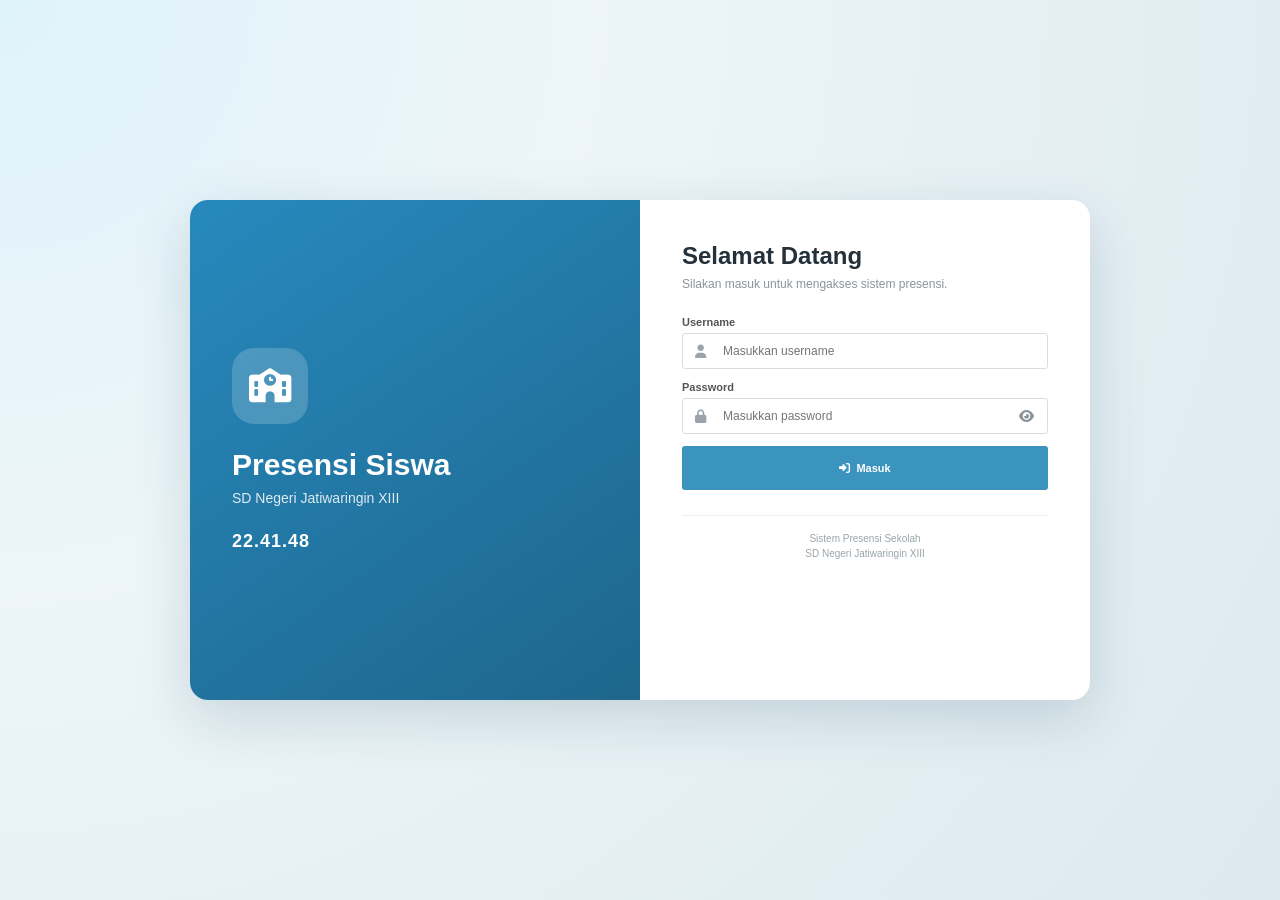
<file: index.html>
<!DOCTYPE html><html lang="id"><head><meta charset="UTF-8"><meta name="viewport" content="width=device-width,initial-scale=1.0"><meta name="theme-color" content="#2789bd"><title>Login - Presensi SDN Jatiwaringin XIII</title><link rel="manifest" href="manifest.json"><link rel="stylesheet" href="https://cdnjs.cloudflare.com/ajax/libs/font-awesome/6.5.2/css/all.min.css"><link rel="stylesheet" href="style.css"></head><body class="login-page"><div class="login-shell"><div class="login-hero"><div class="login-logo"><i class="fa-solid fa-school"></i></div><h1>Presensi Siswa</h1><p>SD Negeri Jatiwaringin XIII</p><div class="login-clock" id="loginClock">--:--:--</div></div><div class="login-body"><div class="login-welcome"><h2>Selamat Datang</h2><p>Silakan masuk untuk mengakses sistem presensi.</p></div><form id="loginForm"><div class="form-group"><label for="username">Username</label><div class="input-icon"><i class="fa-solid fa-user"></i><input id="username" name="username" autocomplete="username" placeholder="Masukkan username" required></div></div><div class="form-group"><label for="password">Password</label><div class="input-icon"><i class="fa-solid fa-lock"></i><input id="password" name="password" type="password" autocomplete="current-password" placeholder="Masukkan password" required><button type="button" id="togglePassword" class="password-toggle"><i class="fa-solid fa-eye"></i></button></div></div><button id="btnLogin" type="submit" class="btn btn-primary btn-full"><i class="fa-solid fa-right-to-bracket"></i> Masuk</button></form><div id="loginMessage" class="message" style="display:none"></div><div class="login-footer">Sistem Presensi Sekolah<br>SD Negeri Jatiwaringin XIII</div></div></div><script src="api.js"></script><script src="auth.js"></script><script src="script.js"></script><script src="pwa.js"></script></body></html>
</file>
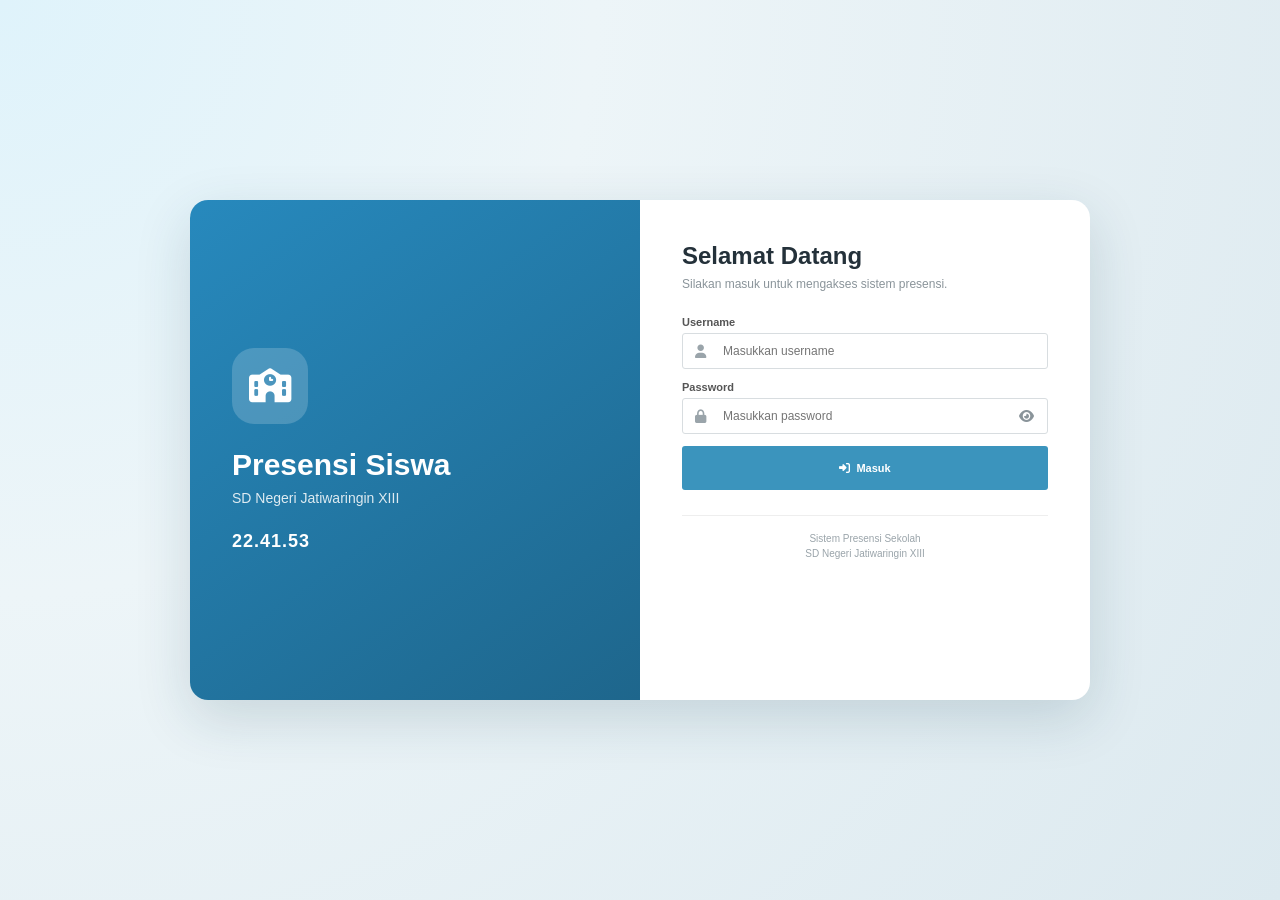
<file: admin.html>
<!DOCTYPE html><html lang="id"><head><meta charset="UTF-8"><meta name="viewport" content="width=device-width,initial-scale=1.0"><title>Administrasi</title><link rel="stylesheet" href="https://cdnjs.cloudflare.com/ajax/libs/font-awesome/6.5.2/css/all.min.css"><link rel="stylesheet" href="style.css"></head><body><div class="admin-page"><div class="page-breadcrumb"><i class="fa-solid fa-house"></i><span>Administrasi</span></div><div class="page-header"><h1>Administrasi Sistem</h1><p>Kelola data utama sistem presensi sekolah.</p></div><div class="menu-grid"><a class="menu-card" href="siswa.html"><i class="fa-solid fa-user-graduate"></i><div><h3>Data Siswa</h3><p>Tambah, edit dan hapus data siswa.</p></div></a><a class="menu-card" href="guru.html"><i class="fa-solid fa-chalkboard-user"></i><div><h3>Data Guru</h3><p>Kelola data guru dan wali kelas.</p></div></a><a class="menu-card" href="kelas.html"><i class="fa-solid fa-school"></i><div><h3>Data Kelas</h3><p>Kelola kelas dan wali kelas.</p></div></a><a class="menu-card" href="presensi.html"><i class="fa-solid fa-calendar-check"></i><div><h3>Presensi Manual</h3><p>Catat kehadiran siswa secara manual.</p></div></a><a class="menu-card" href="kartu.html"><i class="fa-solid fa-id-card"></i><div><h3>Kartu Siswa</h3><p>Buat dan cetak QR siswa.</p></div></a><a class="menu-card" href="scan.html"><i class="fa-solid fa-qrcode"></i><div><h3>Scan Presensi</h3><p>Presensi menggunakan QR.</p></div></a><a class="menu-card" href="absen-bulanan.html"><i class="fa-solid fa-chart-column"></i><div><h3>Laporan Bulanan</h3><p>Lihat rekap absensi bulanan.</p></div></a><a class="menu-card" href="pengaturan.html"><i class="fa-solid fa-gear"></i><div><h3>Pengaturan</h3><p>Atur identitas sekolah.</p></div></a></div></div><script src="api.js"></script><script src="auth.js"></script><script src="layout.js"></script><script src="admin.js"></script><script src="pwa.js"></script></body></html>
</file>
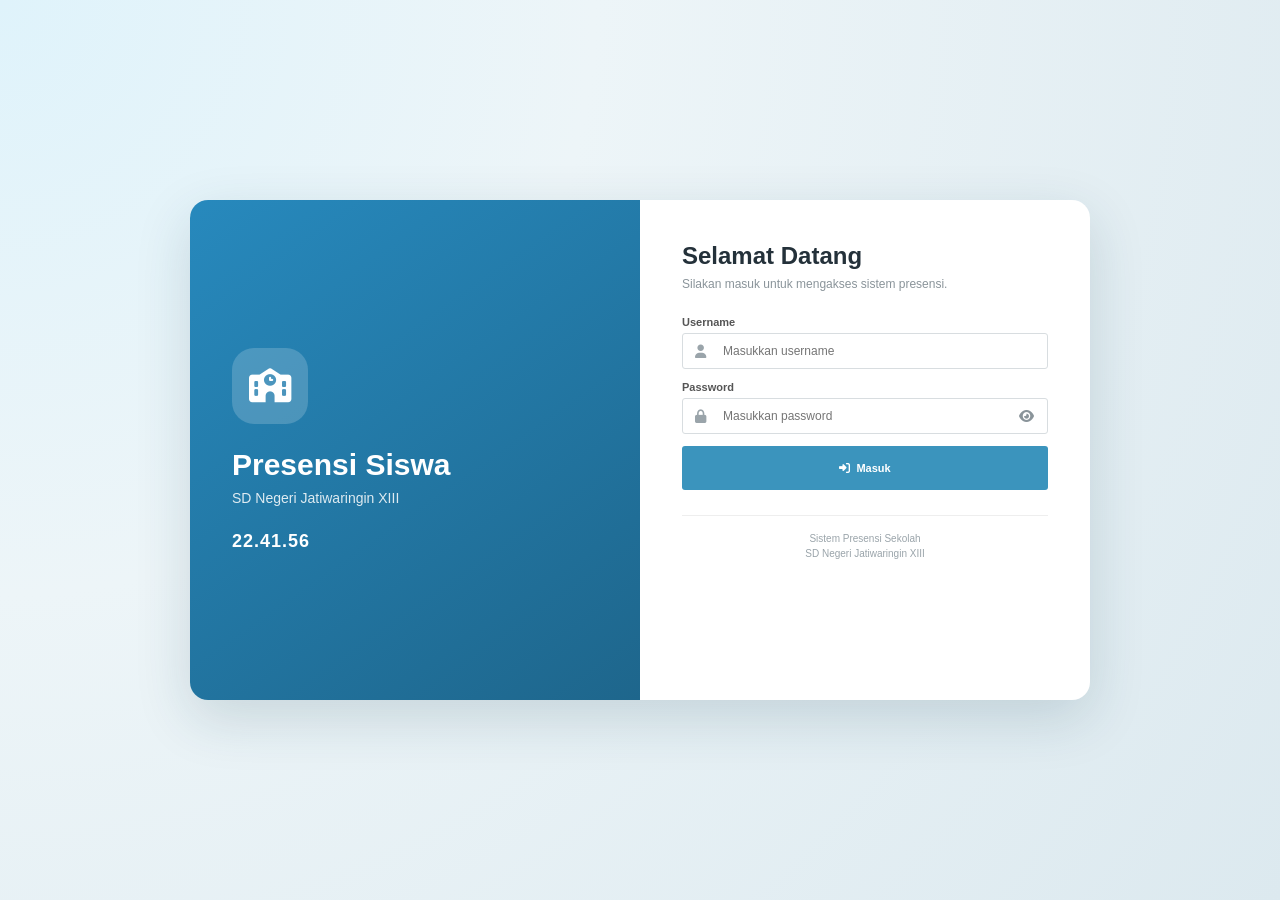
<file: dashboard.html>
<!DOCTYPE html>
<html lang="id">
<head>
  <meta charset="UTF-8">
  <meta name="viewport" content="width=device-width, initial-scale=1.0">
  <meta name="theme-color" content="#2789bd">
  <title>Dashboard - Presensi SD Negeri Jatiwaringin XIII</title>
  <link rel="manifest" href="manifest.json">
  <link rel="stylesheet" href="https://cdnjs.cloudflare.com/ajax/libs/font-awesome/6.5.2/css/all.min.css">
  <link rel="stylesheet" href="style.css">
</head>
<body>
  <div class="dashboard-page">
    <div class="page-breadcrumb"><i class="fa-solid fa-house"></i><span>Dashboard</span></div>

    <div class="welcome-card">
      <div><div class="welcome-title">Selamat datang, <span id="dashboardUserName">Pengguna</span> 👋</div><div class="welcome-subtitle">Panel monitoring Presensi SD Negeri Jatiwaringin XIII</div></div>
      <div class="dashboard-date" id="dashboardDate">-</div>
    </div>

    <div class="stats stat-grid">
      <div class="stat-card blue"><div class="stat-number" id="totalSiswa">0</div><div class="stat-title" id="labelTotalSiswa">Total Siswa</div><i class="fa-solid fa-user-graduate stat-icon"></i></div>
      <div class="stat-card purple"><div class="stat-number" id="totalGuru">0</div><div class="stat-title" id="labelTotalGuru">Total Guru</div><i class="fa-solid fa-chalkboard-user stat-icon"></i></div>
      <div class="stat-card cyan"><div class="stat-number" id="totalKelas">0</div><div class="stat-title" id="labelTotalKelas">Total Kelas</div><i class="fa-solid fa-school stat-icon"></i></div>
      <div class="stat-card green"><div class="stat-number" id="totalHadir">0</div><div class="stat-title">Hadir Hari Ini</div><i class="fa-solid fa-circle-check stat-icon"></i></div>
      <div class="stat-card orange"><div class="stat-number" id="totalIzin">0</div><div class="stat-title">Izin Hari Ini</div><i class="fa-solid fa-envelope stat-icon"></i></div>
      <div class="stat-card red"><div class="stat-number" id="totalSakit">0</div><div class="stat-title">Sakit Hari Ini</div><i class="fa-solid fa-bed stat-icon"></i></div>
      <div class="stat-card dark"><div class="stat-number" id="totalAlpa">0</div><div class="stat-title">Alpa Hari Ini</div><i class="fa-solid fa-circle-xmark stat-icon"></i></div>
      <div class="stat-card blue"><div class="stat-number" id="totalBelumAbsen">0</div><div class="stat-title">Belum Absen</div><i class="fa-solid fa-user-clock stat-icon"></i></div>
    </div>

    <div class="panel-grid dashboard-panels">
      <section class="panel">
        <div class="panel-header"><div class="panel-title"><i class="fa-solid fa-user-check"></i>Sudah Presensi</div><input id="searchSudah" class="search-box" placeholder="Cari..."></div>
        <div class="panel-body table-wrapper"><table id="tableSudah"><thead><tr><th>No</th><th>NISN</th><th>Nama</th><th>Status</th><th>Jam</th></tr></thead><tbody id="tableSudahBody"><tr><td colspan="5" class="loading">Memuat...</td></tr></tbody></table></div>
      </section>
      <section class="panel">
        <div class="panel-header"><div class="panel-title"><i class="fa-solid fa-user-clock"></i>Belum Presensi</div><input id="searchBelum" class="search-box" placeholder="Cari..."></div>
        <div class="panel-body table-wrapper"><table id="tableBelum"><thead><tr><th>No</th><th>NISN</th><th>Nama</th><th>Kelas</th></tr></thead><tbody id="tableBelumBody"><tr><td colspan="4" class="loading">Memuat...</td></tr></tbody></table></div>
      </section>
      <section class="panel">
        <div class="panel-header"><div class="panel-title"><i class="fa-solid fa-chart-pie"></i>Ringkasan</div></div>
        <div class="panel-body summary-box">
          <div class="summary-row"><span>Hadir</span><strong id="rekapHadir">0</strong><em id="persenHadir">0%</em></div>
          <div class="summary-row"><span>Izin</span><strong id="rekapIzin">0</strong><em id="persenIzin">0%</em></div>
          <div class="summary-row"><span>Sakit</span><strong id="rekapSakit">0</strong><em id="persenSakit">0%</em></div>
          <div class="summary-row"><span>Alpa</span><strong id="rekapAlpa">0</strong><em id="persenAlpa">0%</em></div>
        </div>
      </section>
    </div>
  </div>

  <script src="api.js"></script>
  <script src="auth.js"></script>
  <script src="layout.js"></script>
  <script src="dashboard.js"></script>
  <script src="pwa.js"></script>
</body>
</html>
</file>
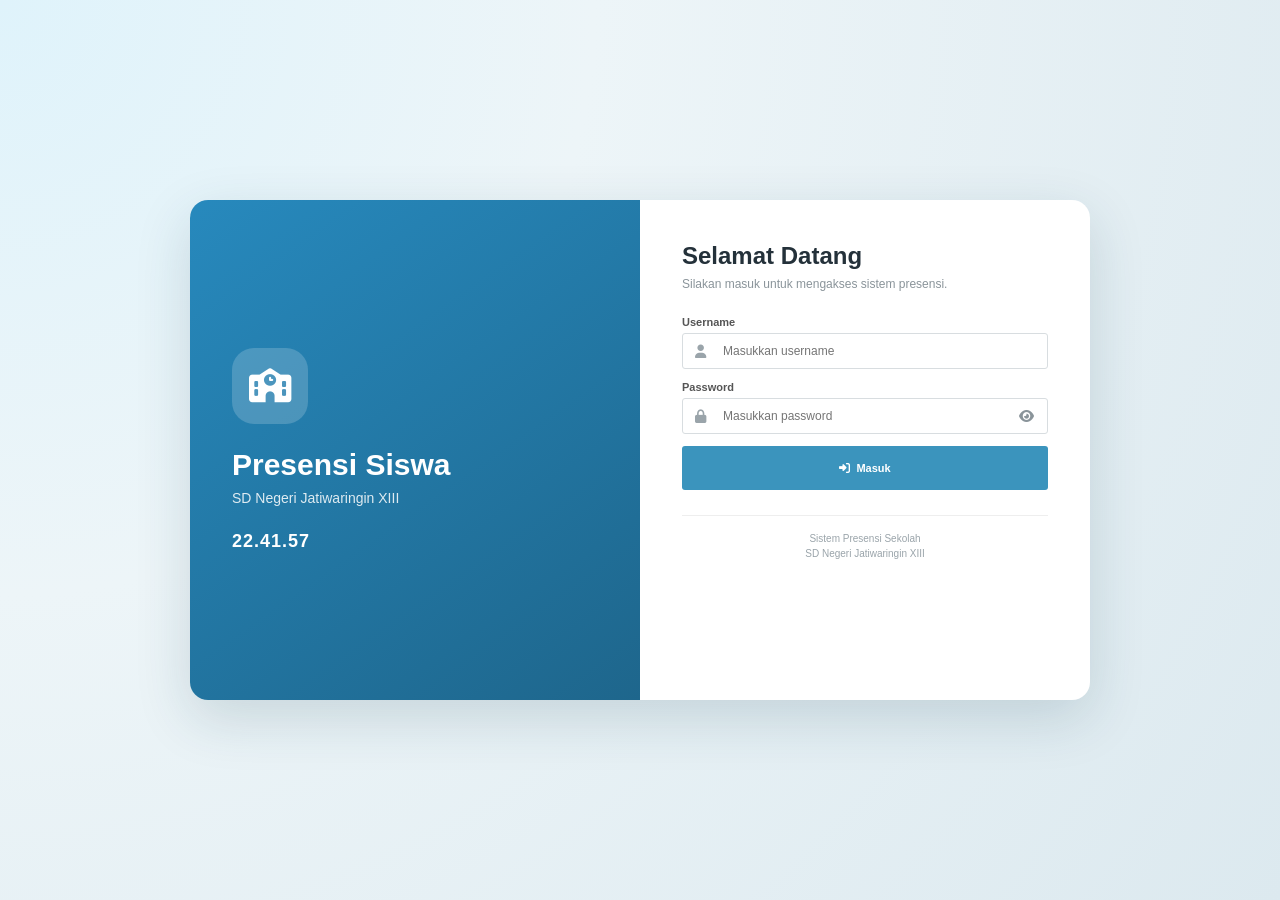
<file: guru.html>
<!DOCTYPE html><html lang="id"><head><meta charset="UTF-8"><meta name="viewport" content="width=device-width,initial-scale=1.0"><title>Data Guru</title><link rel="stylesheet" href="https://cdnjs.cloudflare.com/ajax/libs/font-awesome/6.5.2/css/all.min.css"><link rel="stylesheet" href="style.css"></head><body><div class="card"><div class="card-header"><div class="card-title"><i class="fa-solid fa-chalkboard-user"></i> Data Guru</div><button id="tambahButton" class="btn btn-primary" type="button">Tambah Guru</button></div><div class="card-body"><div class="toolbar"><input id="searchInput" placeholder="Cari guru..."><select id="statusFilter"><option value="">Semua Status</option><option value="AKTIF">AKTIF</option><option value="NONAKTIF">NONAKTIF</option></select><button id="refreshButton" class="btn btn-secondary" type="button">Refresh</button></div><div id="formGuru" style="display:none"><h3 id="formTitle">Tambah Guru</h3><form id="guruForm"><div class="form-grid"><div class="form-group"><label>ID Guru</label><input id="inputIDGuru" required></div><div class="form-group"><label>NIP</label><input id="inputNIP"></div><div class="form-group"><label>Nama</label><input id="inputNama" required></div><div class="form-group"><label>Email</label><input id="inputEmail" type="email"></div><div class="form-group"><label>Status</label><select id="inputStatus"><option value="AKTIF">AKTIF</option><option value="NONAKTIF">NONAKTIF</option></select></div></div><button class="btn btn-primary" type="submit">Simpan</button><button id="cancelButton" class="btn btn-secondary" type="button">Batal</button></form></div><p>Total Guru: <strong id="jumlahGuru">0</strong></p><div class="table-responsive"><table><thead><tr><th>No</th><th>ID Guru</th><th>NIP</th><th>Nama</th><th>Email</th><th>Status</th><th>Aksi</th></tr></thead><tbody id="guruTable"><tr><td colspan="7" class="loading">Memuat...</td></tr></tbody></table></div></div></div><script src="api.js"></script><script src="auth.js"></script><script src="layout.js"></script><script src="guru.js"></script><script src="pwa.js"></script></body></html>
</file>
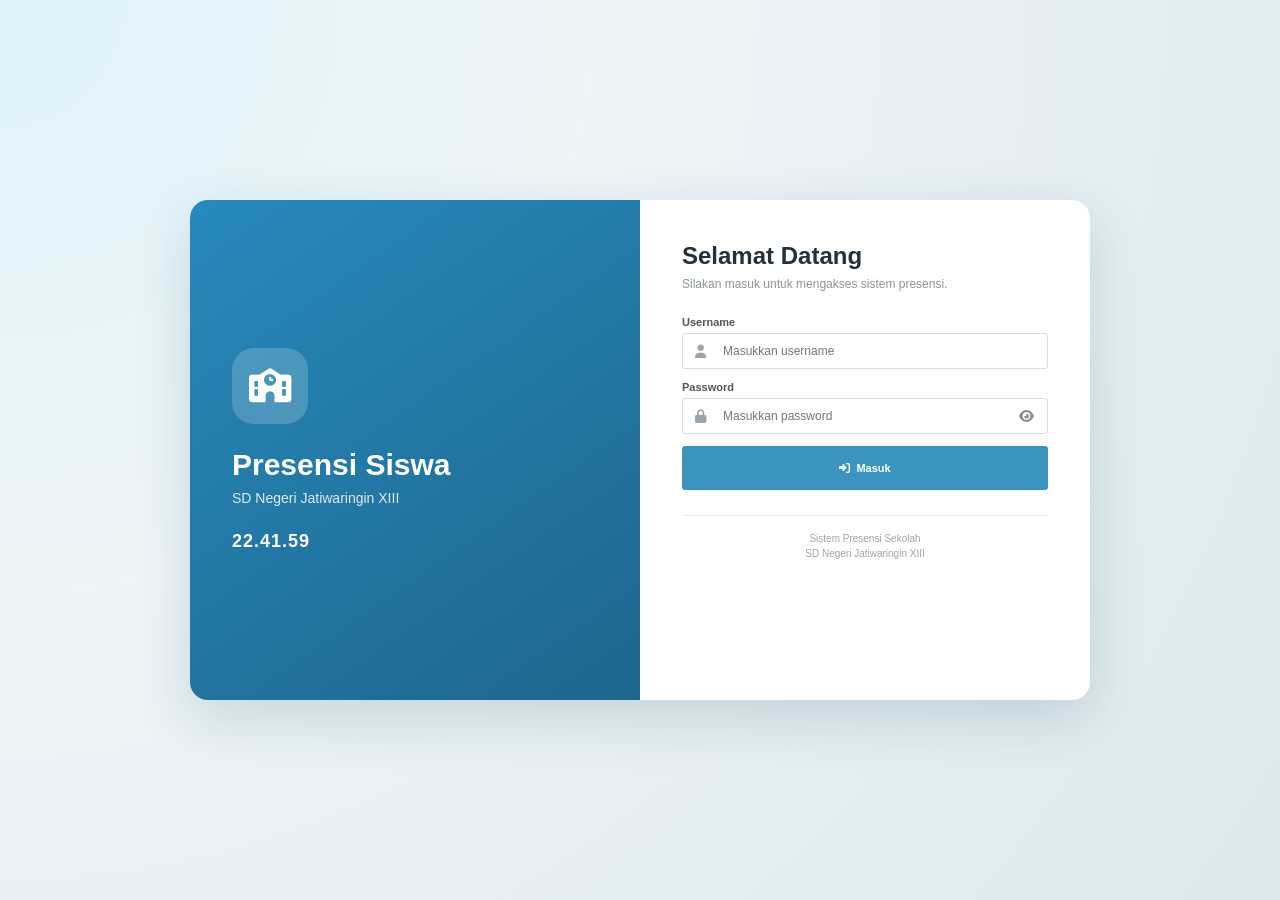
<file: kartu.html>
<!DOCTYPE html>
<html lang="id">

<head>

    <meta charset="UTF-8">

    <meta
        name="viewport"
        content="width=device-width, initial-scale=1.0"
    >

    <title>Kartu Siswa - SD Negeri Jatiwaringin XIII</title>


    <!-- FONT AWESOME -->
    <link
        rel="stylesheet"
        href="https://cdnjs.cloudflare.com/ajax/libs/font-awesome/6.5.2/css/all.min.css"
    >


    <!-- STYLE UTAMA DASHBOARD -->
    <link
        rel="stylesheet"
        href="style.css"
    >


    <style>

        /* =====================================================
           HALAMAN KARTU
        ===================================================== */

        .kartu-page {
            width: 100%;
        }


        /* =====================================================
           TOOLBAR
        ===================================================== */

        .kartu-toolbar {
            display: flex;
            align-items: center;
            gap: 10px;
            flex-wrap: wrap;
            margin-bottom: 16px;
        }


        .kartu-toolbar .search-box {
            position: relative;
            flex: 1;
            min-width: 220px;
        }


        .kartu-toolbar .search-box i {
            position: absolute;
            left: 12px;
            top: 50%;
            transform: translateY(-50%);
            color: #999;
            font-size: 12px;
        }


        .kartu-toolbar input {
            width: 100%;
            height: 38px;

            padding: 0 12px 0 35px;

            border: 1px solid #dfe4e7;
            border-radius: 6px;

            background: #fff;

            font-family: inherit;
            font-size: 12px;

            outline: none;
        }


        .kartu-toolbar input:focus {
            border-color: #3b94bd;
            box-shadow: 0 0 0 2px rgba(59,148,189,.08);
        }


        .kartu-toolbar select {
            height: 38px;
            min-width: 150px;

            padding: 0 12px;

            border: 1px solid #dfe4e7;
            border-radius: 6px;

            background: #fff;

            font-family: inherit;
            font-size: 12px;

            outline: none;
        }


        .kartu-toolbar button {
            height: 38px;

            padding: 0 14px;

            border: 0;
            border-radius: 6px;

            font-family: inherit;
            font-size: 12px;
            font-weight: 700;

            cursor: pointer;
        }


        #refreshButton {
            background: #eef3f6;
            color: #52616a;
        }


        #refreshButton:hover {
            background: #e1e8ec;
        }


        #printButton {
            background: #3b94bd;
            color: #fff;
        }


        #printButton:hover {
            background: #287ba3;
        }


        /* =====================================================
           CONTAINER KARTU
        ===================================================== */

        #kartuContainer {

            width: 100%;

            display: grid;

            grid-template-columns:
                repeat(
                    auto-fill,
                    minmax(250px, 1fr)
                );

            gap: 18px;

            align-items: start;
        }


        /* =====================================================
           KARTU PELAJAR
           UKURAN ASLI KTP PORTRAIT
        ===================================================== */

        .student-card {

            position: relative;

            width: 53.98mm;
            height: 85.60mm;

            min-width: 53.98mm;
            max-width: 53.98mm;

            min-height: 85.60mm;
            max-height: 85.60mm;

            overflow: hidden;

            background: #f7f7f7;

            border-radius: 3mm;

            box-shadow:
                0 5px 16px rgba(0,0,0,.16);

            font-family:
                Arial,
                Helvetica,
                sans-serif;

            color: #111;

            page-break-inside: avoid;
            break-inside: avoid;
        }


        /* =====================================================
           HEADER MERAH
        ===================================================== */

        .student-card .card-red {

            position: absolute;

            left: 0;
            top: 0;

            width: 100%;
            height: 25mm;

            background:
                linear-gradient(
                    135deg,
                    #ff3036 0%,
                    #d71920 100%
                );

            border-radius:
                0 0 4mm 0;

            z-index: 1;
        }


        /* =====================================================
           HEADER ABU-ABU
        ===================================================== */

        .student-card .card-gray {

            position: absolute;

            left: 0;
            top: 6mm;

            width: 60%;
            height: 7mm;

            background: #d5d5d5;

            border-radius:
                0 4mm 4mm 0;

            z-index: 2;
        }


        /* =====================================================
           HEADER KUNING
        ===================================================== */

        .student-card .card-yellow {

            position: absolute;

            left: 0;
            top: 12mm;

            width: 25%;
            height: 5mm;

            background: #ffc21c;

            border-radius:
                0 3mm 3mm 0;

            z-index: 3;
        }


        /* =====================================================
           BULATAN ATAS
        ===================================================== */

        .card-circles {

            position: absolute;

            top: 1.2mm;
            left: 3mm;

            display: flex;

            gap: 1.7mm;

            z-index: 10;
        }


        .card-circles span {

            width: 2.7mm;
            height: 2.7mm;

            border-radius: 50%;

            background: #ffc21c;
        }


        /* =====================================================
           DOT KUNING
        ===================================================== */

        .card-dots {

            position: absolute;

            top: 2mm;
            right: 2mm;

            width: 17mm;
            height: 12mm;

            background-image:
                radial-gradient(
                    #ffc21c 1px,
                    transparent 1px
                );

            background-size:
                3mm 3mm;

            z-index: 4;
        }


        /* =====================================================
           JUDUL SEKOLAH
        ===================================================== */

        .student-card .school-name {

            position: absolute;

            top: 9mm;
            left: 4mm;
            right: 4mm;

            color: #fff;

            text-align: center;

            font-size: 4mm;

            line-height: 1.12;

            font-weight: 900;

            z-index: 20;

            text-shadow:
                0 1px 1px rgba(0,0,0,.2);
        }


        /* =====================================================
           JUDUL KARTU
        ===================================================== */

        .student-card .card-heading {

            position: absolute;

            top: 26mm;

            left: 0;
            right: 0;

            text-align: center;

            font-size: 4.4mm;

            line-height: 1;

            font-weight: 900;

            z-index: 20;
        }


        /* =====================================================
           QR CODE
           HANYA SATU
        ===================================================== */

        .student-card .qr-box {

            position: absolute;

            top: 32mm;
            left: 50%;

            transform:
                translateX(-50%);

            width: 27mm;
            height: 27mm;

            padding: 1mm;

            background: #fff;

            border:
                .6mm solid #d71920;

            border-radius: 1.5mm;

            display: flex;

            align-items: center;
            justify-content: center;

            z-index: 20;
        }


        .student-card .qr-code {
            width: 25mm;
            height: 25mm;
            display: flex;
            align-items: center;
            justify-content: center;
            background: #fff;
            overflow: hidden;
        }

        .student-card .qr-code .qr-image-wrapper,
        .student-card .qr-code .qr-image {
            display: block !important;
        }

        .student-card .qr-code .qr-image {
            width: 100% !important;
            height: 100% !important;
            max-width: none !important;
            max-height: none !important;
            object-fit: contain !important;
            margin: 0 !important;
            padding: 0 !important;
            background: #fff !important;
        }


        /* =====================================================
           DATA SISWA
        ===================================================== */

        .student-card .student-data {

            position: absolute;

            left: 4.5mm;
            right: 3.5mm;

            top: 61mm;

            z-index: 20;
        }


        .student-card .data-row {

            display: grid;

            grid-template-columns:
                16mm 3mm 1fr;

            align-items: center;

            min-height: 6mm;

            font-size: 2.7mm;

            line-height: 1.1;
        }


        .student-card .data-label {

            font-weight: 800;

            white-space: nowrap;
        }


        .student-card .data-colon {

            font-weight: 800;

            text-align: center;
        }


        .student-card .data-value {

            min-width: 0;

            font-weight: 500;

            white-space: nowrap;

            overflow: hidden;

            text-overflow: ellipsis;
        }


        /* =====================================================
           FOOTER
        ===================================================== */

        .card-footer-red {

            position: absolute;

            left: 0;
            bottom: 0;

            width: 100%;
            height: 4mm;

            background: #ff2930;

            z-index: 5;
        }


        .card-footer-yellow {

            position: absolute;

            right: -2mm;
            bottom: 0;

            width: 9mm;
            height: 4mm;

            background: #ffc21c;

            transform: skewX(-35deg);

            z-index: 6;
        }


        .card-chevron {

            position: absolute;

            left: 3mm;
            bottom: 2.5mm;

            width: 14mm;
            height: 4mm;

            z-index: 20;
        }


        .card-chevron span {

            position: absolute;

            top: 0;

            width: 6mm;
            height: 2mm;

            background: #444;

            transform: skewX(-40deg);
        }


        .card-chevron span:nth-child(1) {
            left: 0;
        }

        .card-chevron span:nth-child(2) {
            left: 3mm;
        }

        .card-chevron span:nth-child(3) {
            left: 6mm;
        }


        /* =====================================================
           LOADING
        ===================================================== */

        .kartu-loading {

            grid-column: 1 / -1;

            padding: 40px;

            text-align: center;

            color: #888;
        }


        /* =====================================================
           EMPTY
        ===================================================== */

        .kartu-empty {

            grid-column: 1 / -1;

            padding: 40px;

            text-align: center;

            background: #fff;

            border:
                1px solid #e5e5e5;

            border-radius: 8px;

            color: #888;
        }


        /* =====================================================
           PRINT
        ===================================================== */

        @media print {

            html,
            body {

                margin: 0 !important;
                padding: 0 !important;

                width: 210mm;
                min-height: 297mm;

                background: #fff !important;
            }


            /* SEMBUNYIKAN DASHBOARD */

            .app-sidebar,
            .app-topbar,
            .mobile-overlay,
            .kartu-toolbar,
            .page-breadcrumb,
            .card-header,
            .no-print {

                display: none !important;
            }


            .app-main {

                margin: 0 !important;

                width: 210mm !important;

                min-height: 297mm !important;
            }


            .app-page-content {

                margin: 0 !important;

                padding: 0 !important;

                width: 210mm !important;
            }


            .legacy-page-content {

                margin: 0 !important;

                padding: 0 !important;

                width: 210mm !important;
            }


            .card {

                margin: 0 !important;

                padding: 0 !important;

                border: 0 !important;

                box-shadow: none !important;

                background: transparent !important;
            }


            .card-body {

                margin: 0 !important;

                padding: 0 !important;
            }


            #kartuContainer {

                width: 210mm !important;

                margin: 0 !important;

                padding: 8mm !important;

                display: grid !important;

                grid-template-columns:
                    repeat(
                        3,
                        53.98mm
                    ) !important;

                grid-template-rows:
                    repeat(
                        3,
                        85.60mm
                    ) !important;

                column-gap: 5mm !important;

                row-gap: 5mm !important;

                align-items: start !important;

                justify-content: start !important;
            }


            .student-card {

                width: 53.98mm !important;

                height: 85.60mm !important;

                min-width: 53.98mm !important;

                max-width: 53.98mm !important;

                min-height: 85.60mm !important;

                max-height: 85.60mm !important;

                margin: 0 !important;

                padding: 0 !important;

                box-shadow: none !important;

                border:
                    0.2mm solid #ddd !important;

                border-radius: 3mm !important;

                overflow: hidden !important;

                page-break-inside: avoid !important;

                break-inside: avoid !important;

                print-color-adjust: exact !important;

                -webkit-print-color-adjust: exact !important;
            }


            .student-card .qr-code,
            .student-card .qr-code .qr-image-wrapper,
            .student-card .qr-code .qr-image {
                display: flex !important;
                width: 25mm !important;
                height: 25mm !important;
                max-width: none !important;
                max-height: none !important;
                margin: 0 !important;
                padding: 0 !important;
                object-fit: contain !important;
                background: #fff !important;
            }

            .student-card .qr-code .qr-image {
                display: block !important;
            }


            @page {

                size: A4 portrait;

                margin: 0;
            }
        }


        /* =====================================================
           MOBILE
        ===================================================== */

        @media screen and (max-width: 700px) {

            #kartuContainer {

                grid-template-columns:
                    1fr;

                justify-items: center;
            }

        }

    </style>

</head>


<body>


    <!-- =====================================================
         CARD DASHBOARD
    ===================================================== -->

    <div class="card kartu-page">


        <!-- HEADER DASHBOARD -->

        <div class="card-header">

            <div class="card-title">

                <i class="fa-solid fa-id-card"></i>

                Kartu Siswa

            </div>


            <button
                type="button"
                id="printButton"
                class="btn btn-primary"
            >

                <i class="fa-solid fa-print"></i>

                Cetak Kartu

            </button>

        </div>


        <!-- BODY -->

        <div class="card-body">


            <!-- TOOLBAR -->

            <div class="kartu-toolbar no-print">


                <div class="search-box">

                    <i class="fa-solid fa-search"></i>

                    <input
                        type="text"
                        id="searchInput"
                        placeholder="Cari nama atau NISN..."
                        autocomplete="off"
                    >

                </div>


                <select id="kelasFilter">

                    <option value="">
                        Semua Kelas
                    </option>

                </select>


                <button
                    type="button"
                    id="refreshButton"
                >

                    <i class="fa-solid fa-rotate"></i>

                    Refresh

                </button>


            </div>


            <!-- CONTAINER KARTU -->

            <div id="kartuContainer">

                <div class="kartu-loading">

                    <i class="fa-solid fa-spinner fa-spin"></i>

                    Memuat kartu siswa...

                </div>

            </div>


        </div>

    </div>


    <!-- =====================================================
         JAVASCRIPT
    ===================================================== -->


    <!-- API -->

    <script src="api.js"></script>


    <!-- AUTH -->

    <script src="auth.js"></script>


    <!-- LAYOUT DASHBOARD -->

    <script src="layout.js"></script>


    <!-- KARTU JS -->
    <!-- QR dibuat sebagai gambar, tidak bergantung pada library QR CDN. -->
    <script src="kartu.js"></script>


    <!-- PWA -->

    <script src="pwa.js"></script>


</body>

</html>
</file>
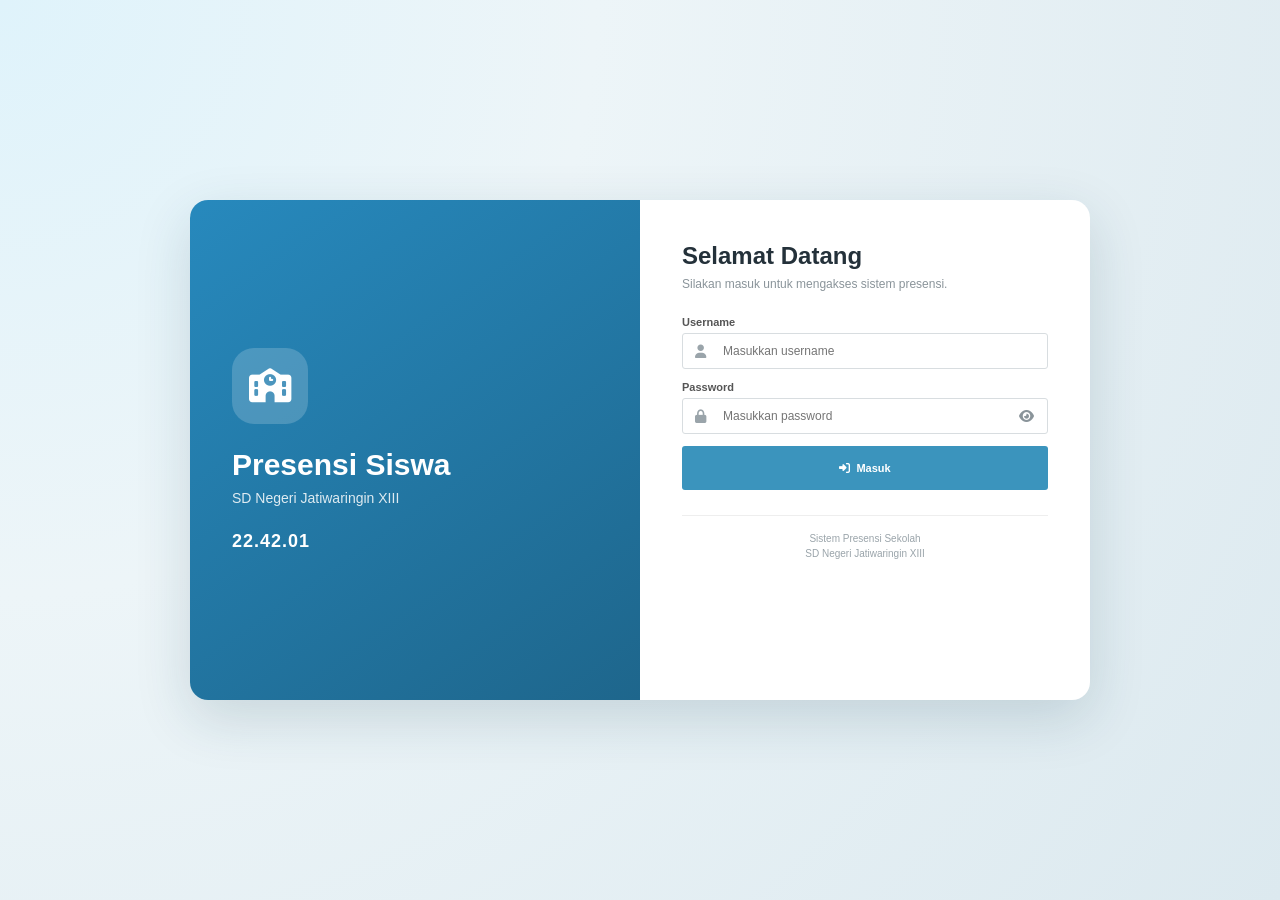
<file: kelas.html>
<!DOCTYPE html><html lang="id"><head><meta charset="UTF-8"><meta name="viewport" content="width=device-width,initial-scale=1.0"><title>Data Kelas</title><link rel="stylesheet" href="https://cdnjs.cloudflare.com/ajax/libs/font-awesome/6.5.2/css/all.min.css"><link rel="stylesheet" href="style.css"></head><body><div class="card"><div class="card-header"><div class="card-title"><i class="fa-solid fa-school"></i> Data Kelas</div><button id="tambahButton" class="btn btn-primary" type="button">Tambah Kelas</button></div><div class="card-body"><div class="toolbar"><input id="searchInput" placeholder="Cari kelas..."><select id="guruFilter"><option value="">Semua Guru</option></select><select id="statusFilter"><option value="">Semua Status</option><option value="AKTIF">AKTIF</option><option value="NONAKTIF">NONAKTIF</option></select><button id="refreshButton" class="btn btn-secondary" type="button">Refresh</button></div><div id="formKelas" style="display:none"><h3 id="formTitle">Tambah Kelas</h3><form id="kelasForm"><div class="form-grid"><div class="form-group"><label>ID Kelas</label><input id="inputIDKelas" required></div><div class="form-group"><label>Nama Kelas</label><input id="inputNamaKelas" required></div><div class="form-group"><label>Wali Kelas</label><select id="inputIDGuru" required><option value="">Pilih Guru</option></select></div><div class="form-group"><label>Tahun Ajaran</label><input id="inputTahunAjaran" placeholder="2026/2027"></div><div class="form-group"><label>Status</label><select id="inputStatus"><option value="AKTIF">AKTIF</option><option value="NONAKTIF">NONAKTIF</option></select></div></div><button class="btn btn-primary" type="submit">Simpan</button><button id="cancelButton" class="btn btn-secondary" type="button">Batal</button></form></div><p>Total Kelas: <strong id="jumlahKelas">0</strong></p><div class="table-responsive"><table><thead><tr><th>No</th><th>ID Kelas</th><th>Nama Kelas</th><th>Wali Kelas</th><th>Tahun Ajaran</th><th>Status</th><th>Aksi</th></tr></thead><tbody id="kelasTable"><tr><td colspan="7" class="loading">Memuat...</td></tr></tbody></table></div></div></div><script src="api.js"></script><script src="auth.js"></script><script src="layout.js"></script><script src="kelas.js"></script><script src="pwa.js"></script></body></html>
</file>
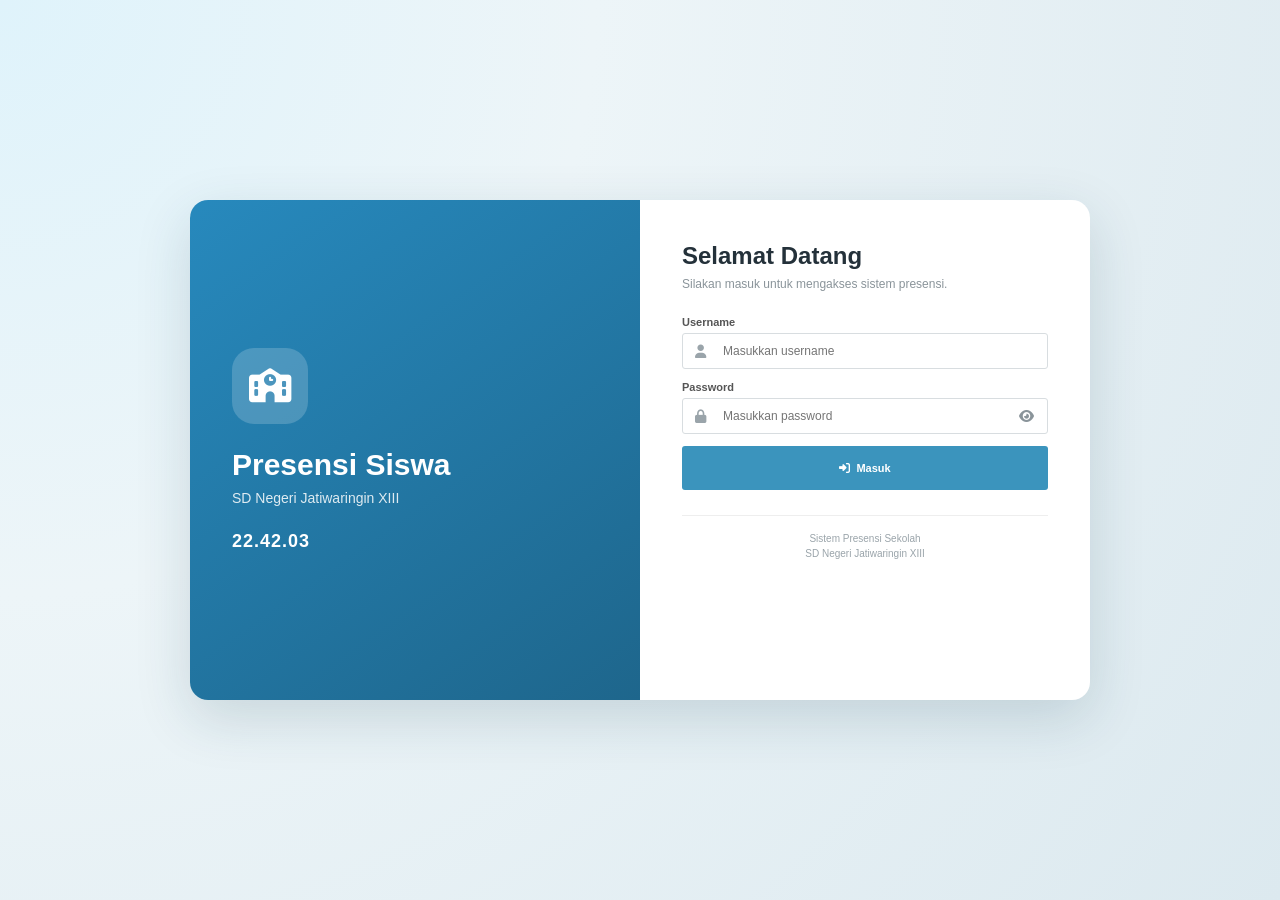
<file: pengaturan.html>
<!DOCTYPE html>
<html lang="id">

<head>

    <meta charset="UTF-8">

    <meta
        name="viewport"
        content="width=device-width, initial-scale=1.0"
    >

    <title>
        Pengaturan - SDN Jatiwaringin XIII
    </title>


    <link
        rel="stylesheet"
        href="https://cdnjs.cloudflare.com/ajax/libs/font-awesome/6.5.2/css/all.min.css"
    >

    <link
        href="https://fonts.googleapis.com/css2?family=Nunito:wght@400;500;600;700;800&display=swap"
        rel="stylesheet"
    >

    <link
        rel="stylesheet"
        href="style.css"
    >

</head>


<body>

    <div class="card">

        <div class="card-header">

            <div class="card-title">

                <i class="fa-solid fa-gear"></i>

                Pengaturan Sistem

            </div>

        </div>


        <div class="card-body">

            <div
                id="pengaturanMessage"
            ></div>


            <form
                id="pengaturanForm"
            >

                <div class="form-grid">

                    <div class="form-group full">

                        <label>
                            Nama Sekolah
                        </label>

                        <input
                            type="text"
                            id="namaSekolah"
                        >

                    </div>


                    <div class="form-group">

                        <label>
                            Nama Kepala Sekolah
                        </label>

                        <input
                            type="text"
                            id="namaKepalaSekolah"
                        >

                    </div>


                    <div class="form-group">

                        <label>
                            NIP Kepala Sekolah
                        </label>

                        <input
                            type="text"
                            id="nipKepalaSekolah"
                        >

                    </div>

                </div>


                <button
                    type="submit"
                    class="btn btn-primary"
                >

                    <i class="fa-solid fa-save"></i>

                    Simpan Pengaturan

                </button>

            </form>

        </div>

    </div>


    <script src="api.js"></script>
    <script src="auth.js"></script>
    <script src="layout.js"></script>
    <script src="pengaturan.js"></script>
    <script src="pwa.js"></script>

</body>

</html>
</file>
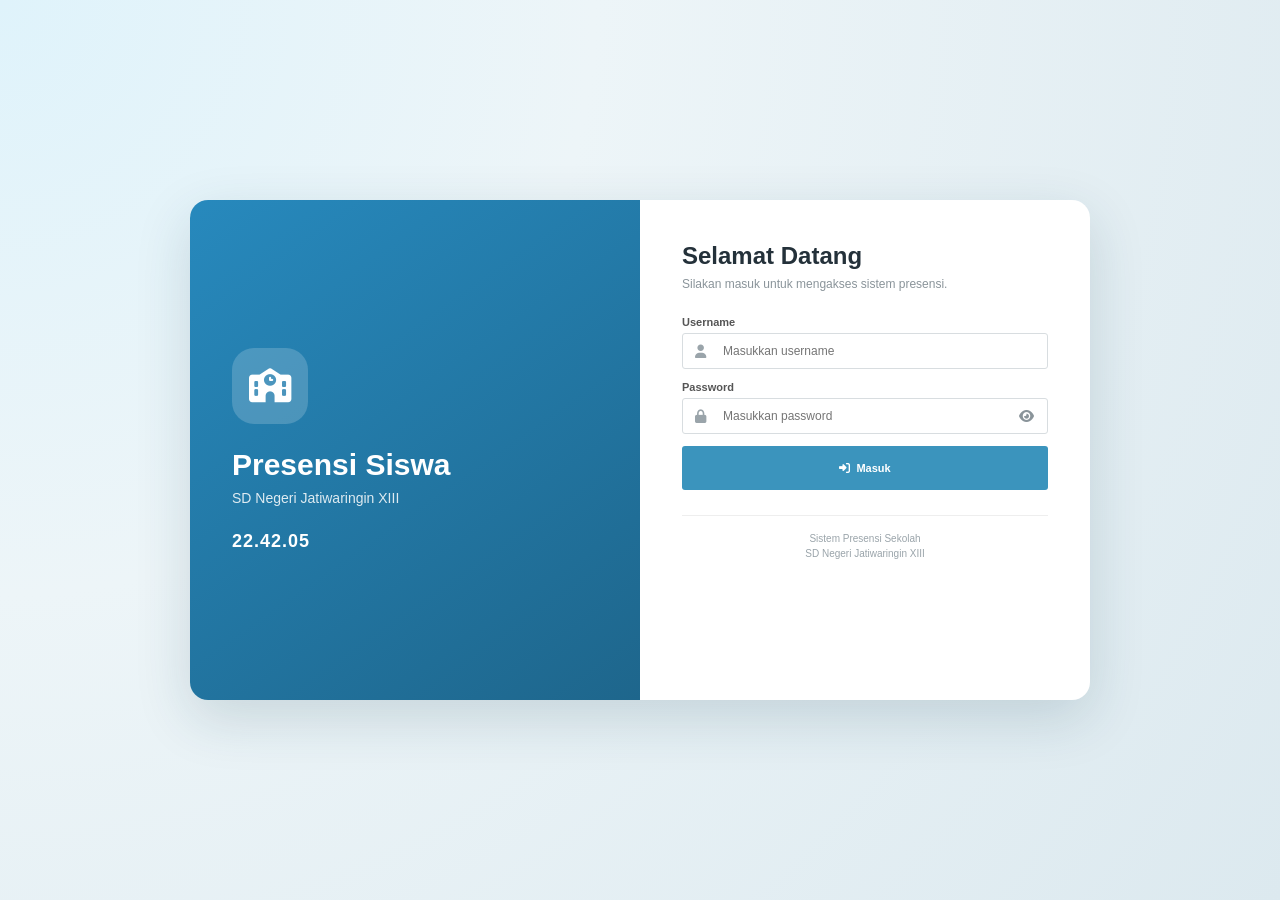
<file: presensi.html>
<!DOCTYPE html>
<html lang="id">

<head>

  <meta charset="UTF-8">

  <meta
    name="viewport"
    content="width=device-width, initial-scale=1.0"
  >

  <title>Presensi Manual</title>

  <link
    rel="stylesheet"
    href="https://cdnjs.cloudflare.com/ajax/libs/font-awesome/6.5.2/css/all.min.css"
  >

  <link
    rel="stylesheet"
    href="style.css"
  >

</head>


<body>

  <div class="card">

    <div class="card-header">

      <div class="card-title">

        <i class="fa-solid fa-calendar-check"></i>

        Presensi Manual

      </div>


      <button
        id="refreshButton"
        class="btn btn-secondary"
        type="button"
      >

        <i class="fa-solid fa-rotate"></i>

        Refresh

      </button>

    </div>


    <div class="card-body">


      <!-- PESAN -->

      <div
        id="presensiMessage"
        class="alert"
        style="display:none"
      ></div>


      <!-- COUNTER -->

      <div
        id="presensiCounter"
        class="presensi-counter"
      >

        Hadir: 0 |
        Sakit: 0 |
        Izin: 0 |
        Alpa: 0

      </div>


      <!-- TOOLBAR -->

      <div class="toolbar">


        <select
          id="kelasSelect"
        >

          <option value="">
            Semua Kelas
          </option>

        </select>


        <input
          id="searchInput"
          type="text"
          placeholder="Cari NISN atau nama siswa..."
        >


        <button
          id="simpanButton"
          class="btn btn-primary"
          type="button"
        >

          <i class="fa-solid fa-save"></i>

          Simpan Semua

        </button>


      </div>


      <!-- TABLE -->

      <div class="table-responsive">

        <table>

          <thead>

            <tr>

              <th>No</th>

              <th>NISN</th>

              <th>Nama</th>

              <th>Kelas</th>

              <th>L/P</th>

              <th>Status</th>

              <th>Aksi</th>

            </tr>

          </thead>


          <tbody id="siswaTable">

            <tr>

              <td
                colspan="7"
                class="loading"
              >

                Memuat data siswa...

              </td>

            </tr>

          </tbody>

        </table>

      </div>

    </div>

  </div>


  <!-- API -->

  <script src="api.js"></script>

  <!-- AUTH -->

  <script src="auth.js"></script>

  <!-- LAYOUT -->

  <script src="layout.js"></script>

  <!-- PRESENSI -->

  <script src="presensi.js"></script>

  <!-- PWA -->

  <script src="pwa.js"></script>


</body>

</html>
</file>
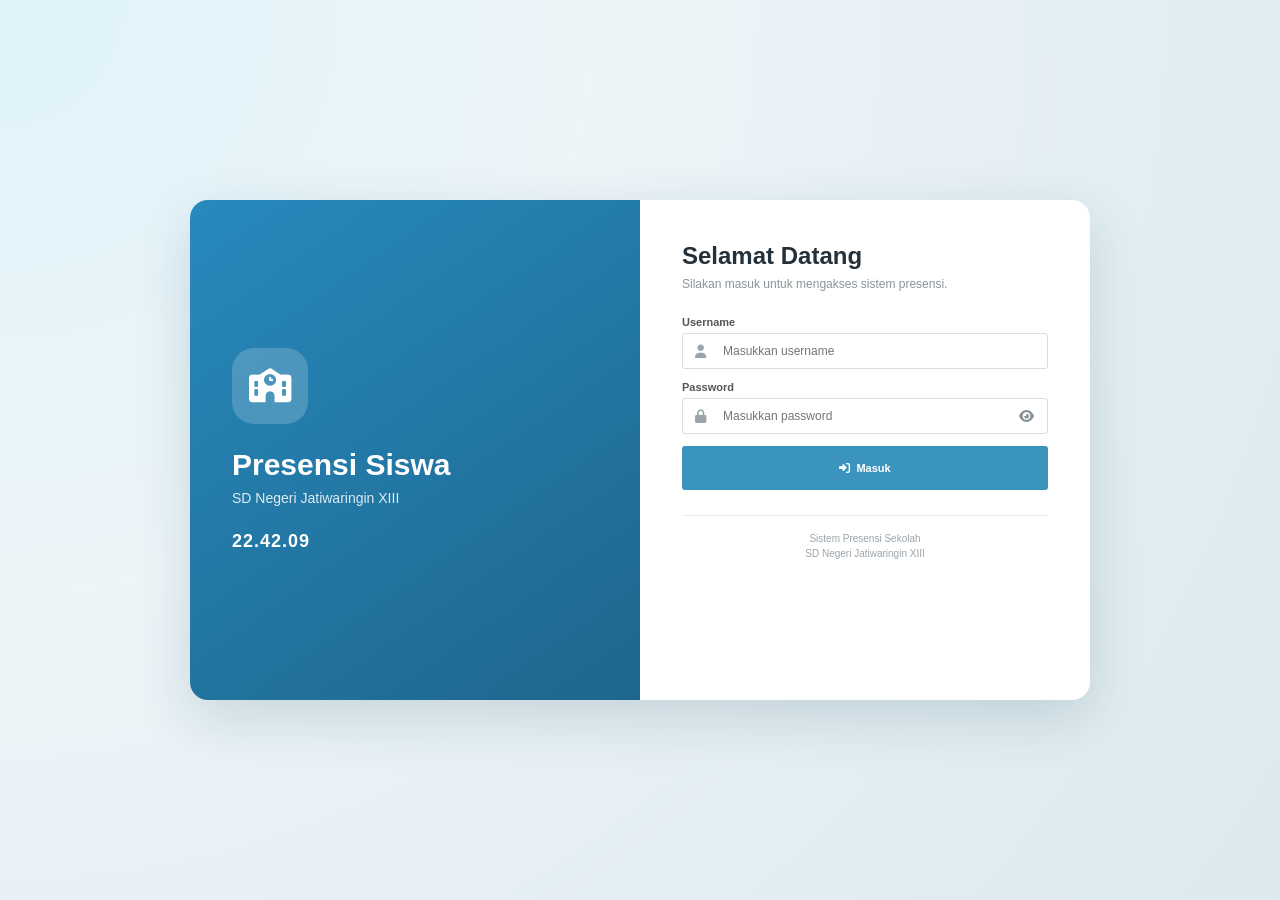
<file: siswa.html>
<!DOCTYPE html><html lang="id"><head><meta charset="UTF-8"><meta name="viewport" content="width=device-width,initial-scale=1.0"><title>Data Siswa</title><link rel="stylesheet" href="https://cdnjs.cloudflare.com/ajax/libs/font-awesome/6.5.2/css/all.min.css"><link rel="stylesheet" href="style.css"></head><body><div class="card"><div class="card-header"><div class="card-title"><i class="fa-solid fa-user-graduate"></i> Data Siswa</div><button id="tambahButton" class="btn btn-primary" type="button">Tambah Siswa</button></div><div class="card-body"><div class="toolbar"><input id="searchInput" placeholder="Cari nama, NISN, atau ID..."><select id="kelasFilter"><option value="">Semua Kelas</option></select><button id="refreshButton" class="btn btn-secondary" type="button">Refresh</button><span id="jumlahSiswa" class="data-count">0 siswa</span></div><div id="formSiswa" style="display:none" class="form-container"><h3 id="formTitle">Tambah Siswa</h3><form id="siswaForm"><div class="form-grid"><div class="form-group"><label>ID Siswa</label><input id="inputID" required></div><div class="form-group"><label>NISN</label><input id="inputNISN" required></div><div class="form-group"><label>Nama</label><input id="inputNama" required></div><div class="form-group"><label>Kelas</label><input id="inputKelas" required></div><div class="form-group"><label>JK</label><select id="inputJK" required><option value="">Pilih</option><option value="L">Laki-laki</option><option value="P">Perempuan</option></select></div><div class="form-group"><label>Status</label><select id="inputStatus"><option value="AKTIF">AKTIF</option><option value="NONAKTIF">NONAKTIF</option></select></div></div><div class="form-actions"><button class="btn btn-primary" type="submit">Simpan</button><button id="cancelButton" class="btn btn-secondary" type="button">Batal</button></div></form></div><div class="table-responsive"><table><thead><tr><th>No</th><th>ID</th><th>NISN</th><th>Nama</th><th>Kelas</th><th>JK</th><th>Status</th><th>Aksi</th></tr></thead><tbody id="siswaTable"><tr><td colspan="8" class="loading">Memuat...</td></tr></tbody></table></div></div></div><script src="api.js"></script><script src="auth.js"></script><script src="layout.js"></script><script src="siswa.js"></script><script src="pwa.js"></script></body></html>
</file>
<file: style.css>
/* =========================================================
   PRESENSI SD NEGERI JATIWARINGIN XIII
   ADMIN PANEL
========================================================= */

:root {

    --primary: #3b94bd;
    --primary-dark: #287ba3;

    --sidebar: #202d34;
    --sidebar-dark: #19252b;

    --body: #f1f3f6;
    --white: #ffffff;

    --border: #dfe4e7;

    --text: #444;
    --muted: #92999e;

    --success: #08a85c;
    --danger: #e74c3c;
    --warning: #f39c12;

    --sidebar-width: 235px;
}


* {
    box-sizing: border-box;
}


html,
body {

    margin: 0;

    padding: 0;

    min-height: 100%;

}


body {

    background:
        var(--body);

    color:
        var(--text);

    font-family:
        "Nunito",
        "Segoe UI",
        Arial,
        sans-serif;

    font-size:
        13px;

}


/* =========================================================
   SIDEBAR
========================================================= */

.app-sidebar {

    position: fixed;

    left: 0;

    top: 0;

    width:
        var(--sidebar-width);

    height: 100vh;

    background:
        var(--sidebar);

    color:
        #fff;

    z-index:
        1000;

    overflow-y:
        auto;

    transition:
        width .25s ease,
        transform .25s ease;

}


.app-sidebar::-webkit-scrollbar {

    width: 5px;

}


.app-sidebar::-webkit-scrollbar-thumb {

    background:
        #3b484f;

}


.app-main {

    min-height: 100vh;

    margin-left:
        var(--sidebar-width);

    transition:
        margin-left .25s ease;

}


.app-main.expanded {

    margin-left:
        70px;

}


/* =========================================================
   SIDEBAR COLLAPSED
========================================================= */

.app-sidebar.collapsed {

    width:
        70px;

}


.app-sidebar.collapsed
.brand-text,

.app-sidebar.collapsed
.sidebar-user-info,

.app-sidebar.collapsed
.menu-section-title,

.app-sidebar.collapsed
.app-menu-link span,

.app-sidebar.collapsed
.app-submenu,

.app-sidebar.collapsed
.menu-arrow {

    display:
        none;

}


.app-sidebar.collapsed
.sidebar-brand {

    justify-content:
        center;

}


.app-sidebar.collapsed
.sidebar-user {

    justify-content:
        center;

}


.app-sidebar.collapsed
.app-menu-link {

    justify-content:
        center;

    padding-left:
        0;

    padding-right:
        0;

}


.app-sidebar.collapsed
.app-menu-link i:first-child {

    margin:
        0;

}


/* =========================================================
   BRAND
========================================================= */

.sidebar-brand {

    height:
        58px;

    padding:
        0 15px;

    display:
        flex;

    align-items:
        center;

    gap:
        10px;

    background:
        var(--primary);

}


.brand-icon {

    width:
        31px;

    height:
        31px;

    border-radius:
        5px;

    display:
        flex;

    align-items:
        center;

    justify-content:
        center;

    background:
        rgba(255,255,255,.15);

    flex-shrink:
        0;

}


.brand-icon i {

    font-size:
        14px;

}


.brand-title {

    font-size:
        14px;

    font-weight:
        800;

    line-height:
        1.1;

}


.brand-subtitle {

    margin-top:
        3px;

    font-size:
        9px;

    opacity:
        .7;

}


/* =========================================================
   USER SIDEBAR
========================================================= */

.sidebar-user {

    min-height:
        65px;

    padding:
        12px 15px;

    display:
        flex;

    align-items:
        center;

    gap:
        10px;

    border-bottom:
        1px solid rgba(255,255,255,.06);

}


.sidebar-user-avatar {

    width:
        35px;

    height:
        35px;

    flex-shrink:
        0;

    display:
        flex;

    align-items:
        center;

    justify-content:
        center;

    border-radius:
        50%;

    background:
        #34444c;

}


.sidebar-user-avatar i {

    font-size:
        13px;

}


.sidebar-user-name {

    color:
        #fff;

    font-size:
        12px;

    font-weight:
        700;

    white-space:
        nowrap;

    overflow:
        hidden;

    text-overflow:
        ellipsis;

}


.sidebar-user-role {

    margin-top:
        3px;

    color:
        #71d490;

    font-size:
        9px;

}


.online-dot {

    display:
        inline-block;

    width:
        6px;

    height:
        6px;

    margin-right:
        4px;

    border-radius:
        50%;

    background:
        #55d37c;

}


/* =========================================================
   MENU
========================================================= */

.app-menu {

    padding:
        8px 0 20px;

}


.menu-section-title {

    padding:
        12px 17px 7px;

    color:
        #708088;

    font-size:
        9px;

    font-weight:
        800;

    letter-spacing:
        .7px;

}


.account-title {

    margin-top:
        8px;

}


.app-menu-link {

    position:
        relative;

    width:
        100%;

    min-height:
        41px;

    padding:
        0 17px;

    border:
        0;

    background:
        transparent;

    color:
        #b7c1c6;

    display:
        flex;

    align-items:
        center;

    gap:
        11px;

    text-decoration:
        none;

    font-size:
        12px;

    cursor:
        pointer;

    text-align:
        left;

    transition:
        background .15s,
        color .15s;

}


.app-menu-link i:first-child {

    width:
        17px;

    flex-shrink:
        0;

    text-align:
        center;

    font-size:
        13px;

}


.app-menu-link:hover {

    color:
        #fff;

    background:
        rgba(255,255,255,.055);

}


.app-menu-link.active {

    color:
        #fff;

    background:
        #2b3c44;

}


.app-menu-link.active::before {

    content:
        "";

    position:
        absolute;

    left:
        0;

    top:
        0;

    bottom:
        0;

    width:
        3px;

    background:
        var(--primary);

}


.menu-parent .menu-arrow {

    width:
        auto !important;

    margin-left:
        auto;

    font-size:
        9px !important;

    transition:
        transform .2s;

}


.menu-parent.open .menu-arrow {

    transform:
        rotate(180deg);

}


.menu-parent.active-parent {

    color:
        #fff;

}


/* =========================================================
   SUBMENU
========================================================= */

.app-submenu {

    display:
        none;

    background:
        var(--sidebar-dark);

}


.app-submenu.open {

    display:
        block;

}


.app-submenu-link {

    min-height:
        37px;

    padding:
        0 15px 0 46px;

    display:
        flex;

    align-items:
        center;

    gap:
        9px;

    color:
        #9eaaaf;

    text-decoration:
        none;

    font-size:
        11px;

}


.app-submenu-link i {

    width:
        14px;

    text-align:
        center;

    font-size:
        11px;

}


.app-submenu-link:hover {

    color:
        #fff;

    background:
        rgba(255,255,255,.04);

}


.app-submenu-link.active {

    color:
        #fff;

    background:
        rgba(59,148,189,.16);

}


/* =========================================================
   TOPBAR
========================================================= */

.app-topbar {

    height:
        58px;

    padding:
        0 20px;

    display:
        flex;

    align-items:
        center;

    justify-content:
        space-between;

    color:
        #fff;

    background:
        var(--primary);

    box-shadow:
        0 2px 5px rgba(0,0,0,.12);

}


.topbar-left {

    display:
        flex;

    align-items:
        center;

    gap:
        14px;

}


.sidebar-toggle {

    width:
        29px;

    height:
        29px;

    border:
        0;

    border-radius:
        3px;

    background:
        transparent;

    color:
        #fff;

    display:
        flex;

    align-items:
        center;

    justify-content:
        center;

    cursor:
        pointer;

}


.sidebar-toggle:hover {

    background:
        rgba(255,255,255,.12);

}


.topbar-heading {

    display:
        flex;

    align-items:
        baseline;

    gap:
        7px;

}


.topbar-title {

    font-size:
        14px;

    font-weight:
        700;

}


.topbar-subtitle {

    font-size:
        9px;

    opacity:
        .62;

}


.topbar-right {

    display:
        flex;

    align-items:
        center;

    gap:
        18px;

}


.topbar-school {

    font-size:
        10px;

    opacity:
        .8;

}


.topbar-user {

    display:
        flex;

    align-items:
        center;

    gap:
        7px;

}


.topbar-avatar {

    width:
        27px;

    height:
        27px;

    border-radius:
        50%;

    background:
        #f2f2f2;

    color:
        var(--primary);

    display:
        flex;

    align-items:
        center;

    justify-content:
        center;

    font-size:
        11px;

}


.topbar-user-name {

    font-size:
        11px;

    font-weight:
        700;

}


.topbar-chevron {

    font-size:
        8px;

    opacity:
        .7;

}


/* =========================================================
   CONTENT
========================================================= */

.app-page-content {

    padding:
        16px 20px 30px;

}


.page-breadcrumb {

    min-height:
        18px;

    margin-bottom:
        14px;

    display:
        flex;

    align-items:
        center;

    gap:
        7px;

    color:
        #999;

    font-size:
        10px;

}


.page-breadcrumb i {

    font-size:
        8px;

}


.page-breadcrumb strong {

    color:
        #555;

}


/* =========================================================
   LEGACY CONTENT
========================================================= */

.legacy-page-content {

    width:
        100%;

}


/* =========================================================
   CARD
========================================================= */

.card,
.panel,
.content-card {

    background:
        #fff;

    border:
        1px solid var(--border);

    border-radius:
        2px;

    box-shadow:
        0 1px 2px rgba(0,0,0,.03);

}


.card-header,
.panel-header {

    min-height:
        45px;

    padding:
        0 14px;

    display:
        flex;

    align-items:
        center;

    justify-content:
        space-between;

    border-bottom:
        1px solid #e7eaec;

}


.card-title,
.panel-title {

    color:
        #444;

    font-size:
        12px;

    font-weight:
        700;

}


.card-body,
.panel-body {

    padding:
        14px;

}


/* =========================================================
   DASHBOARD
========================================================= */

.stats,
.stat-grid {

    display:
        grid;

    grid-template-columns:
        repeat(4, minmax(0,1fr));

    gap:
        12px;

    margin-bottom:
        15px;

}


.stat-card {

    position:
        relative;

    min-height:
        105px;

    padding:
        15px;

    overflow:
        hidden;

    color:
        #fff;

    border-radius:
        2px;

    box-shadow:
        0 2px 4px rgba(0,0,0,.10);

}


.stat-card.red {
    background: #df4939;
}


.stat-card.blue {
    background: #1686c2;
}


.stat-card.purple {
    background: #625da8;
}


.stat-card.green {
    background: #08a85c;
}


.stat-card.cyan {
    background: #32b7bc;
}


.stat-card.dark {
    background: #083e5e;
}


.stat-card.orange {
    background: #f39c12;
}


.stat-number {

    font-size:
        27px;

    font-weight:
        800;

}


.stat-title {

    margin-top:
        7px;

    font-size:
        10px;

}


.stat-icon {

    position:
        absolute;

    right:
        13px;

    top:
        18px;

    font-size:
        42px;

    opacity:
        .17;

}


/* =========================================================
   GRID
========================================================= */

.grid-2 {

    display:
        grid;

    grid-template-columns:
        repeat(2,minmax(0,1fr));

    gap:
        13px;

}


.grid-3 {

    display:
        grid;

    grid-template-columns:
        repeat(3,minmax(0,1fr));

    gap:
        13px;

}


.grid-4 {

    display:
        grid;

    grid-template-columns:
        repeat(4,minmax(0,1fr));

    gap:
        13px;

}


/* =========================================================
   FORM
========================================================= */

.form-grid {

    display:
        grid;

    grid-template-columns:
        repeat(2,minmax(0,1fr));

    gap:
        13px;

}


.form-group {

    margin-bottom:
        12px;

}


.form-group.full {

    grid-column:
        1 / -1;

}


.form-label,
label {

    display:
        block;

    margin-bottom:
        5px;

    color:
        #555;

    font-size:
        11px;

    font-weight:
        700;

}


input,
select,
textarea {

    width:
        100%;

    min-height:
        36px;

    padding:
        7px 10px;

    border:
        1px solid #d8dde0;

    border-radius:
        3px;

    background:
        #fff;

    color:
        #444;

    font-size:
        12px;

    outline:
        none;

}


input:focus,
select:focus,
textarea:focus {

    border-color:
        var(--primary);

    box-shadow:
        0 0 0 2px
        rgba(59,148,189,.10);

}


textarea {

    min-height:
        90px;

    resize:
        vertical;

}


/* =========================================================
   BUTTON
========================================================= */

.btn {

    min-height:
        34px;

    padding:
        7px 13px;

    border:
        0;

    border-radius:
        3px;

    display:
        inline-flex;

    align-items:
        center;

    justify-content:
        center;

    gap:
        6px;

    cursor:
        pointer;

    text-decoration:
        none;

    font-size:
        11px;

    font-weight:
        700;

}


.btn-primary {

    background:
        var(--primary);

    color:
        #fff;

}


.btn-primary:hover {

    background:
        var(--primary-dark);

}


.btn-success {

    background:
        var(--success);

    color:
        #fff;

}


.btn-danger {

    background:
        var(--danger);

    color:
        #fff;

}


.btn-warning {

    background:
        var(--warning);

    color:
        #fff;

}


.btn-secondary {

    background:
        #e9ecef;

    color:
        #555;

}


.btn-sm {

    min-height:
        28px;

    padding:
        5px 9px;

    font-size:
        10px;

}


/* =========================================================
   TOOLBAR
========================================================= */

.toolbar {

    display:
        flex;

    align-items:
        center;

    justify-content:
        space-between;

    gap:
        10px;

    margin-bottom:
        12px;

    flex-wrap:
        wrap;

}


.toolbar-left,
.toolbar-right {

    display:
        flex;

    align-items:
        center;

    gap:
        7px;

    flex-wrap:
        wrap;

}


/* =========================================================
   TABLE
========================================================= */

.table-wrapper {

    width:
        100%;

    overflow-x:
        auto;

}


table {

    width:
        100%;

    border-collapse:
        collapse;

    background:
        #fff;

    font-size:
        11px;

}


thead th {

    padding:
        9px 8px;

    background:
        #f7f8f9;

    color:
        #555;

    border-bottom:
        1px solid #dfe3e6;

    font-weight:
        800;

    white-space:
        nowrap;

}


tbody td {

    padding:
        8px;

    color:
        #555;

    border-bottom:
        1px solid #edf0f2;

    vertical-align:
        middle;

}


tbody tr:hover {

    background:
        #fafcfd;

}


/* =========================================================
   BADGE
========================================================= */

.badge {

    display:
        inline-flex;

    align-items:
        center;

    justify-content:
        center;

    padding:
        4px 8px;

    border-radius:
        12px;

    font-size:
        9px;

    font-weight:
        800;

}


.badge-hadir,
.badge-active {

    color:
        #087c43;

    background:
        #d9f7e8;

}


.badge-izin {

    color:
        #986000;

    background:
        #fff0c9;

}


.badge-sakit {

    color:
        #2168a5;

    background:
        #dcecff;

}


.badge-alpa,
.badge-inactive {

    color:
        #c52f2f;

    background:
        #ffe0e0;

}


/* =========================================================
   ALERT
========================================================= */

.alert {

    padding:
        10px 12px;

    margin-bottom:
        12px;

    border-radius:
        3px;

    font-size:
        11px;

}


.alert-success {

    color:
        #087c43;

    background:
        #d9f7e8;

}


.alert-danger {

    color:
        #a52d2d;

    background:
        #ffe0e0;

}


.alert-warning {

    color:
        #8a5a00;

    background:
        #fff0c9;

}


.alert-info {

    color:
        #2168a5;

    background:
        #dcecff;

}


/* =========================================================
   EMPTY
========================================================= */

.empty-state {

    padding:
        35px 15px;

    text-align:
        center;

    color:
        #a3a8ac;

}


.empty-state i {

    display:
        block;

    margin-bottom:
        8px;

    font-size:
        25px;

    opacity:
        .5;

}


/* =========================================================
   OVERLAY
========================================================= */

.app-overlay {

    display:
        none;

    position:
        fixed;

    inset:
        0;

    background:
        rgba(0,0,0,.45);

    z-index:
        900;

}


.app-overlay.show {

    display:
        block;

}


/* =========================================================
   LOGIN
========================================================= */

.login-page {

    min-height:
        100vh;

    display:
        flex;

    align-items:
        center;

    justify-content:
        center;

    padding:
        20px;

    background:
        linear-gradient(
            135deg,
            #eef5f9,
            #dcecf5
        );

}


.login-card {

    width:
        100%;

    max-width:
        390px;

    overflow:
        hidden;

    background:
        #fff;

    border-radius:
        5px;

    box-shadow:
        0 8px 30px
        rgba(0,0,0,.12);

}


.login-header {

    padding:
        25px;

    text-align:
        center;

    color:
        #fff;

    background:
        var(--primary);

}


.login-header i {

    font-size:
        35px;

    margin-bottom:
        9px;

}


.login-header h1 {

    margin:
        0;

    font-size:
        18px;

}


.login-header p {

    margin:
        5px 0 0;

    font-size:
        10px;

    opacity:
        .8;

}


.login-body {

    padding:
        24px;

}


/* =========================================================
   RESPONSIVE
========================================================= */

@media (max-width: 1100px) {

    .stats,
    .stat-grid {

        grid-template-columns:
            repeat(2,minmax(0,1fr));

    }


    .grid-3 {

        grid-template-columns:
            repeat(2,minmax(0,1fr));

    }


    .grid-4 {

        grid-template-columns:
            repeat(2,minmax(0,1fr));

    }

}


@media (max-width: 768px) {

    .app-sidebar {

        transform:
            translateX(-100%);

    }


    .app-sidebar.mobile-open {

        transform:
            translateX(0);

    }


    .app-main,
    .app-main.expanded {

        margin-left:
            0;

    }


    .app-topbar {

        padding:
            0 12px;

    }


    .topbar-school {

        display:
            none;

    }


    .topbar-user-name {

        display:
            none;

    }


    .topbar-subtitle {

        display:
            none;

    }


    .app-page-content {

        padding:
            13px 10px 25px;

    }


    .form-grid,
    .grid-2,
    .grid-3,
    .grid-4 {

        grid-template-columns:
            1fr;

    }


    .stats,
    .stat-grid {

        grid-template-columns:
            1fr 1fr;

    }

}


@media (max-width: 480px) {

    .stats,
    .stat-grid {

        grid-template-columns:
            1fr;

    }


    .topbar-title {

        font-size:
            13px;

    }

}


/* =========================================================
   PRINT
========================================================= */

@media print {

    .app-sidebar,
    .app-topbar,
    .page-breadcrumb,
    .no-print {

        display:
            none !important;

    }


    .app-main,
    .app-main.expanded {

        margin:
            0 !important;

    }


    .app-page-content {

        padding:
            0 !important;

    }


    body {

        background:
            #fff;

    }

}


/* =====================================================
   KETERANGAN LAPORAN
===================================================== */

.report-keterangan {
    display: flex;
    flex-wrap: wrap;
    align-items: center;
    gap: 18px;

    margin:
        5px
        20px
        20px;

    padding:
        10px
        12px;

    border:
        1px solid #d0d5dd;

    border-radius: 6px;

    font-size: 12px;

    background: #f8f9fa;
}

.report-keterangan strong {
    margin-right: 5px;
}

/* =========================================================
   FIX 2026 - UNIFIED LAYOUT / DASHBOARD / LOGIN / CARDS
========================================================= */
body{overflow-x:hidden}
.app-page-content{min-height:calc(100vh - 58px)}
.app-menu-link{border:0;cursor:pointer;font-family:inherit;width:100%;text-align:left}
.app-menu-link.active,.app-menu-link.active-parent{background:rgba(59,148,189,.18);color:#fff}
.app-submenu{display:none}
.app-submenu.open{display:block}
.menu-parent{display:flex;align-items:center;gap:10px}
.menu-parent .menu-arrow{margin-left:auto}
.live-clock{font-variant-numeric:tabular-nums;font-weight:800;font-size:12px;letter-spacing:.5px;min-width:68px;text-align:center}

.welcome-card{display:flex;align-items:center;justify-content:space-between;gap:20px;background:#fff;border:1px solid var(--border);border-radius:8px;padding:18px 20px;margin-bottom:15px;box-shadow:0 2px 6px rgba(0,0,0,.04)}
.welcome-title{font-size:19px;font-weight:800;color:#24313a}.welcome-subtitle{font-size:11px;color:#8a949a;margin-top:4px}.dashboard-date{font-size:12px;font-weight:700;color:#2789bd;text-align:right}
.dashboard-panels{grid-template-columns:1.2fr 1.2fr .8fr}.summary-box{padding:10px 14px}.summary-row{display:grid;grid-template-columns:1fr 50px 55px;align-items:center;gap:8px;padding:13px 0;border-bottom:1px solid #eee;font-size:12px}.summary-row:last-child{border-bottom:0}.summary-row strong{text-align:center;font-size:15px}.summary-row em{text-align:right;color:#888;font-style:normal;font-size:11px}

.menu-grid{display:grid;grid-template-columns:repeat(4,minmax(0,1fr));gap:14px}.menu-card{display:flex;align-items:center;gap:14px;background:#fff;border:1px solid var(--border);border-radius:10px;padding:18px;color:var(--text);text-decoration:none;transition:.2s;box-shadow:0 2px 5px rgba(0,0,0,.03)}.menu-card:hover{transform:translateY(-2px);box-shadow:0 7px 18px rgba(0,0,0,.08);border-color:#b9dbea}.menu-card>i{width:48px;height:48px;border-radius:12px;display:flex;align-items:center;justify-content:center;background:#e8f5fb;color:#2789bd;font-size:21px}.menu-card h3{margin:0 0 4px;font-size:14px}.menu-card p{margin:0;color:#8a949a;font-size:11px;line-height:1.5}

.student-card{background:#fff;border:1px solid #dfe4e7;border-radius:10px;overflow:hidden;box-shadow:0 3px 9px rgba(0,0,0,.06);break-inside:avoid}.student-card-head{display:flex;align-items:center;gap:10px;padding:11px 14px;background:#2789bd;color:#fff}.student-card-head strong{display:block;font-size:11px}.student-card-head small{display:block;font-size:8px;opacity:.8;margin-top:2px}.school-mark{width:34px;height:34px;border-radius:8px;background:#fff;color:#2789bd;display:flex;align-items:center;justify-content:center;font-weight:900}.student-card-body{display:flex;justify-content:space-between;gap:14px;padding:15px}.student-info{min-width:0}.student-info h3{margin:0 0 12px;font-size:15px}.student-info p{display:grid;grid-template-columns:90px 1fr;gap:6px;margin:6px 0;font-size:11px}.student-info p b{color:#777}.qr-wrap{text-align:center;flex:0 0 145px}.qr-code{width:128px;height:128px;margin:auto;display:flex;align-items:center;justify-content:center;background:#fff}.qr-code img,.qr-code canvas{display:block!important;max-width:128px;max-height:128px}.qr-wrap small{display:block;margin-top:5px;color:#888;font-size:9px}
#kartuContainer{display:grid;grid-template-columns:repeat(2,minmax(0,1fr));gap:14px}.table-responsive{overflow-x:auto;width:100%}

.login-page{min-height:100vh;display:flex;align-items:center;justify-content:center;padding:24px;background:radial-gradient(circle at top left,#dff3fb 0,#edf5f8 38%,#dce9ef 100%)}.login-shell{width:min(900px,100%);display:grid;grid-template-columns:1fr 1fr;background:#fff;border-radius:18px;overflow:hidden;box-shadow:0 18px 55px rgba(20,62,80,.16)}.login-hero{padding:50px 42px;background:linear-gradient(145deg,#2789bd,#1e668c);color:#fff;display:flex;flex-direction:column;justify-content:center;min-height:500px}.login-logo{width:76px;height:76px;border-radius:22px;background:rgba(255,255,255,.18);display:flex;align-items:center;justify-content:center;font-size:34px;margin-bottom:24px}.login-hero h1{margin:0;font-size:30px}.login-hero p{margin:8px 0 25px;font-size:14px;opacity:.85}.login-clock{font-size:18px;font-weight:800;letter-spacing:1px}.login-body{padding:42px}.login-welcome h2{margin:0;font-size:24px;color:#24313a}.login-welcome p{margin:7px 0 25px;color:#8a949a;font-size:12px}.input-icon{position:relative}.input-icon>i:first-child{position:absolute;left:13px;top:50%;transform:translateY(-50%);color:#9aa4aa}.input-icon input{padding-left:40px;padding-right:42px}.password-toggle{position:absolute;right:8px;top:50%;transform:translateY(-50%);border:0;background:transparent;color:#8a949a;cursor:pointer}.login-footer{text-align:center;margin-top:25px;padding-top:15px;border-top:1px solid #eee;color:#9aa4aa;font-size:10px;line-height:1.5}.btn-full{width:100%;height:44px}.message{margin-top:13px;padding:10px 12px;border-radius:8px;font-size:11px}.message.error{background:#fff0f0;color:#c0392b;border:1px solid #ffd1d1}.message.info{background:#eef7ff;color:#2168a5;border:1px solid #cfe7fa}.message.success{background:#edfff6;color:#087a43;border:1px solid #c9f1dc}

@media(max-width:1000px){.menu-grid{grid-template-columns:repeat(2,minmax(0,1fr))}.dashboard-panels{grid-template-columns:1fr}.login-shell{max-width:700px}.login-hero{min-height:380px}}
@media(max-width:700px){.welcome-card{align-items:flex-start;flex-direction:column}.dashboard-date{text-align:left}.menu-grid{grid-template-columns:1fr}.login-shell{grid-template-columns:1fr}.login-hero{min-height:auto;padding:30px}.login-body{padding:28px}.live-clock{display:none}#kartuContainer{grid-template-columns:1fr}}
@media print{.student-card{box-shadow:none}.student-card-head{print-color-adjust:exact;-webkit-print-color-adjust:exact}#kartuContainer{grid-template-columns:1fr 1fr}}
</file>
